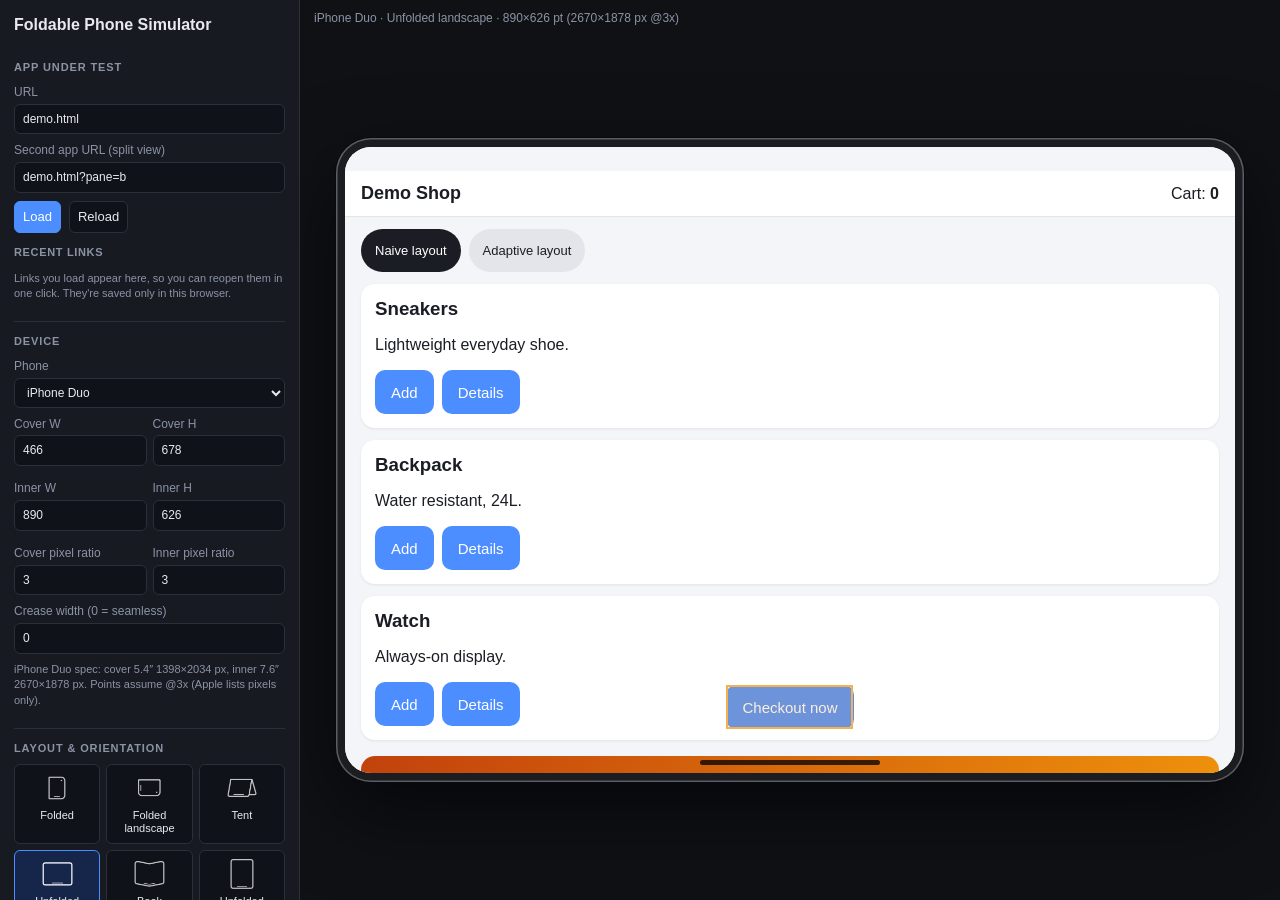
<file: index.html>
<!doctype html>
<html lang="en">
<head>
<meta charset="utf-8">
<meta name="viewport" content="width=device-width, initial-scale=1">
<title>Foldable Phone Simulator</title>
<link rel="stylesheet" href="style.css">
<link rel="icon" href="favicon.svg" type="image/svg+xml">
<link rel="icon" href="favicon-32.png" sizes="32x32" type="image/png">
<link rel="icon" href="favicon.ico" sizes="any">
<link rel="apple-touch-icon" href="apple-touch-icon.png">
<link rel="manifest" href="manifest.webmanifest">
<meta name="theme-color" content="#0f1115">

</head>
<body>
<aside id="panel">
  <h1>Foldable Phone Simulator</h1>

  <section>
    <h2>App under test</h2>
    <label>URL
      <input id="urlA" type="url" placeholder="http://localhost:3000" value="demo.html" list="urlHistory" autocomplete="off">
    </label>
    <label>Second app URL (split view)
      <input id="urlB" type="url" placeholder="same as above if empty" value="demo.html?pane=b" list="urlHistory" autocomplete="off">
    </label>
    <div class="row">
      <button id="load" class="primary">Load</button>
      <button id="reload">Reload</button>
    </div>
    <datalist id="urlHistory"></datalist>
    <div class="history">
      <div class="hist-head">
        <h3>Recent links</h3>
        <button id="histClear" class="text-btn" type="button" hidden>Clear all</button>
      </div>
      <ul id="histList"></ul>
      <p id="histEmpty" class="hint">Links you load appear here, so you can reopen them in one click. They're saved only in this browser.</p>
    </div>
  </section>

  <section>
    <h2>Device</h2>
    <label>Phone
      <select id="preset"></select>
    </label>
    <div class="grid2">
      <label>Cover W <input id="cw" type="number" min="200" max="1600"></label>
      <label>Cover H <input id="ch" type="number" min="200" max="1600"></label>
      <label>Inner W <input id="iw" type="number" min="200" max="1600"></label>
      <label>Inner H <input id="ih" type="number" min="200" max="1600"></label>
      <label>Cover pixel ratio <input id="cdpr" type="number" step="0.025" min="1" max="4"></label>
      <label>Inner pixel ratio <input id="idpr" type="number" step="0.025" min="1" max="4"></label>
    </div>
    <label>Crease width (0 = seamless) <input id="crease" type="number" min="0" max="60"></label>
    <p class="hint" id="specHint"></p>
  </section>

  <section>
    <h2>Layout &amp; orientation</h2>
    <div class="layouts" id="layouts"></div>
    <p id="orientLabel" class="hint"></p>
  <!-- 3D posture model: two halves on a hinge -->
    <div id="model" aria-hidden="true">
      <div class="m-cam"><div class="m-rot">
        <div class="m-half a"><div class="face front"></div><div class="face back"></div></div>
        <div class="m-half b"><div class="face front"></div><div class="face back cover"></div></div>
      </div></div>
      <div class="m-label"></div>
    </div>

    <div class="row">
      <button id="fold" class="primary">Fold ⇄ Unfold</button>
      <label class="check" style="margin:0"><input id="split" type="checkbox"> Split view (2 apps)</label>
    </div>
  </section>

  <section>
    <h2>View</h2>
    <label>Zoom
      <select id="zoom">
        <option value="fit">Fit to window</option>
        <option value="1">100%</option>
        <option value="0.75">75%</option>
        <option value="0.5">50%</option>
      </select>
    </label>
    <label class="check"><input id="cutout" type="checkbox" checked> Camera cutout</label>
    <label class="check"><input id="creaseShow" type="checkbox"> Show fold line</label>
    <label class="check"><input id="segOutline" type="checkbox"> Outline fold halves</label>
    <label class="check"><input id="animate" type="checkbox" checked> Animations &amp; posture model</label>
    <div class="grid4">
      <label>Safe T <input id="sT" type="number"></label>
      <label>R <input id="sR" type="number"></label>
      <label>B <input id="sB" type="number"></label>
      <label>L <input id="sL" type="number"></label>
    </div>
    <p class="hint">Safe areas reset to the screen's defaults when you change screen or rotate.</p>
  </section>

  <section>
    <h2>Layout checks</h2>
    <p class="hint">Add <code>duo-bridge.js</code> to your app (see README) to get live checks.</p>
    <button id="check">Run check</button>
    <div id="bridgeStatus" class="badge off">No bridge detected</div>
    <ul id="report"></ul>
  </section>

  <section>
    <h2>Reference</h2>
    <img src="reference.jpg" alt="iPhone Duo folded and unfolded" class="ref">
    <img src="spec-outer.jpg" alt="Apple spec: outer display 5.4 inch, 1398x2034 px at 460 ppi" class="ref">
    <img src="spec-inner.jpg" alt="Apple spec: inner display 7.6 inch, 1878x2670 px at 430 ppi" class="ref">
  </section>
</aside>

<main id="viewport">
  <div id="info"></div>
  <div id="stageWrap">
    <section id="poseView" hidden aria-label="3D posture view">
      <h2 id="pvTitle" class="pv-title"></h2>
      <div id="pvStage"></div>
      <div id="pvCta" class="pv-cta">
        <button id="liveBtn" class="primary">Show my app in 3D</button>
        <p>Chrome asks to share this tab, so the 3D phone can mirror your app live.<br>Use the app on the flat phone →</p>
        <p id="pvMsg" class="pv-msg" role="status"></p>
      </div>
      <div id="pvLive" class="pv-live" hidden><span class="dot"></span>Live mirror · use the app on the flat phone → <button id="liveStop">Stop</button></div>
    </section>
    <div id="stage">
    <div class="device" id="device">
      <div class="screen" id="screen">
        <iframe id="frameA" title="App A"></iframe>
        <div id="divider"></div>
        <iframe id="frameB" title="App B"></iframe>
        <div id="creaseLine"></div>
        <div id="halfA" class="seg-outline"></div>
        <div id="halfB" class="seg-outline"></div>
        <div id="markers"></div>
        <div id="camera"></div>
        <div id="homeBar"></div>
        <div id="ticker" aria-hidden="true"></div>
      </div>
    </div>
  </div></div>
</main>
<script src="app.js"></script>
</body>
</html>
</file>
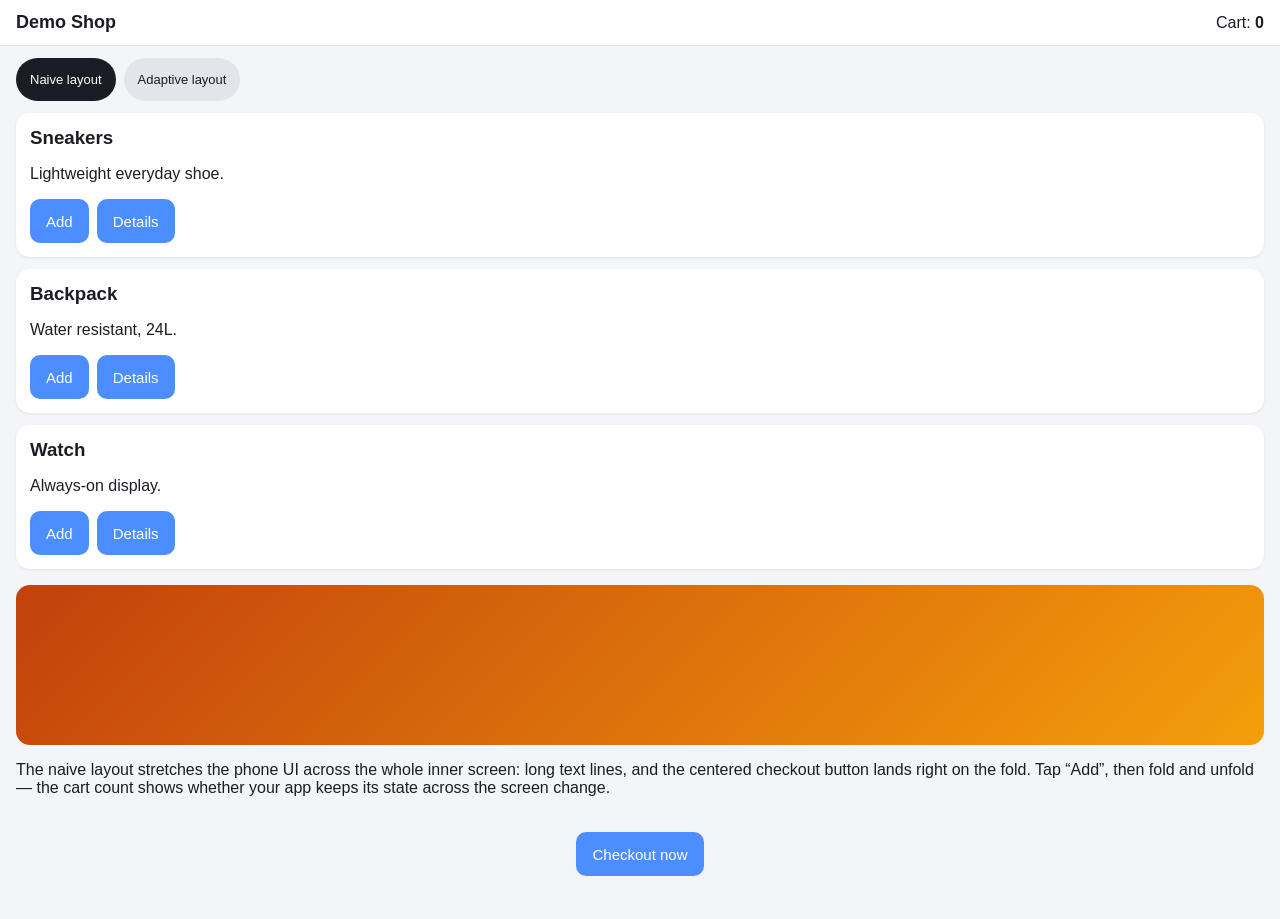
<file: demo.html>
<!doctype html>
<html lang="en"><head>
<meta charset="utf-8"><meta name="viewport" content="width=device-width, initial-scale=1">
<title>Demo app</title>
<link rel="icon" href="favicon.svg" type="image/svg+xml">

<style>
*{box-sizing:border-box}
body{margin:0;font:16px -apple-system,Segoe UI,sans-serif;background:#f4f5f8;color:#1b1d24;
  padding:var(--safe-top,0) var(--safe-right,0) var(--safe-bottom,0) var(--safe-left,0)}
header{display:flex;justify-content:space-between;align-items:center;padding:12px 16px;background:#fff;border-bottom:1px solid #e3e5ea}
header h1{font-size:18px;margin:0}
.btn{border:0;background:#4c8dff;color:#fff;border-radius:10px;padding:12px 16px;font-size:15px;min-height:44px}
.toggle{display:flex;gap:8px;padding:12px 16px;flex-wrap:wrap}
.toggle a{padding:14px;border-radius:99px;background:#e3e5ea;color:#1b1d24;text-decoration:none;font-size:13px}
.toggle a.on{background:#1b1d24;color:#fff}
.list{display:grid;gap:12px;padding:0 16px 16px}
.card{background:#fff;border-radius:14px;padding:14px;box-shadow:0 1px 3px rgba(0,0,0,.08)}
.card h3{margin:0 0 6px}
.row{display:flex;gap:8px;margin-top:10px}
.detail{padding:0 16px 16px}
.detail .hero{height:160px;border-radius:14px;background:linear-gradient(135deg,#c2410c,#f59e0b)}
.checkout{display:flex;justify-content:center;padding:16px}

/* NAIVE: phone layout stretched to whatever width it gets */
body.naive .wrap{display:block;padding-bottom:90px}
body.naive .checkout{position:fixed;left:0;right:0;bottom:calc(var(--safe-bottom,0px) + 8px)}

/* ADAPTIVE */
body.adaptive .wrap{display:grid}
body.adaptive .list{grid-template-columns:repeat(auto-fill,minmax(220px,1fr))}
/* wide enough (inner screen, not a split-view pane): list + detail, one per half of the fold */
@media (min-width:640px){
  body.adaptive .wrap{grid-template-columns:1fr 1fr;column-gap:calc(var(--duo-crease-w,0px) + 32px)}
  body.adaptive .checkout{grid-column:2;justify-content:flex-start}
}
/* fold runs left-right (held portrait): stack the halves, put the gap on the fold */
html[data-duo-fold=horizontal] body.adaptive .wrap{grid-template-columns:1fr;grid-template-rows:auto 1fr}
html[data-duo-fold=horizontal][data-duo-posture=half] body.adaptive .wrap{
  grid-template-rows:calc(var(--duo-crease-y) - var(--safe-top,0px) - 110px) auto;overflow:hidden}
html[data-duo-fold=horizontal] body.adaptive .checkout{grid-column:1}
</style></head>
<body class="naive">
<header><h1 id="t">Demo Shop</h1><span>Cart: <b id="cart">0</b></span></header>
<div class="toggle"><a id="n" href="?">Naive layout</a><a id="a" href="?adaptive=1">Adaptive layout</a></div>
<div class="wrap">
  <div class="list">
    <div class="card"><h3>Sneakers</h3><p>Lightweight everyday shoe.</p><div class="row"><button class="btn add">Add</button><button class="btn">Details</button></div></div>
    <div class="card"><h3>Backpack</h3><p>Water resistant, 24L.</p><div class="row"><button class="btn add">Add</button><button class="btn">Details</button></div></div>
    <div class="card"><h3>Watch</h3><p>Always-on display.</p><div class="row"><button class="btn add">Add</button><button class="btn">Details</button></div></div>
  </div>
  <div>
    <div class="detail"><div class="hero"></div>
      <p>The naive layout stretches the phone UI across the whole inner screen: long text lines, and the centered checkout button lands right on the fold. Tap “Add”, then fold and unfold — the cart count shows whether your app keeps its state across the screen change.</p></div>
    <div class="checkout"><button class="btn">Checkout now</button></div>
  </div>
</div>
<script>
  const q=new URLSearchParams(location.search), ad=q.has('adaptive');
  document.body.className=ad?'adaptive':'naive';
  document.getElementById(ad?'a':'n').classList.add('on');
  if(q.get('pane')==='b') document.getElementById('t').textContent='Demo Shop B';
  let n=0; document.querySelectorAll('.add').forEach(b=>b.onclick=()=>document.getElementById('cart').textContent=++n);
</script>
<script src="duo-bridge.js"></script>
</body></html>
</file>
<file: style.css>
:root{--bg:#0f1115;--panel:#171a21;--line:#2a2f3a;--fg:#e8eaf0;--mute:#8b93a5;--acc:#4c8dff;--bad:#ff5d5d;--ok:#3ecf8e;--warn:#f5b14c;--anim:.55s cubic-bezier(.4,0,.2,1)}
*{box-sizing:border-box}
html,body{height:100%;margin:0;background:var(--bg);color:var(--fg);font:13px/1.4 -apple-system,BlinkMacSystemFont,"Segoe UI",Roboto,sans-serif}
body{display:flex}
#panel{width:300px;flex:none;background:var(--panel);border-right:1px solid var(--line);overflow:auto;padding:14px}
h1{font-size:16px;margin:0 0 12px}
h2{font-size:11px;text-transform:uppercase;letter-spacing:.08em;color:var(--mute);margin:0 0 8px}
section{padding:12px 0;border-top:1px solid var(--line)}
section:first-of-type{border-top:0}
label{display:block;color:var(--mute);font-size:12px;margin-bottom:8px}
label.check{display:flex;gap:8px;align-items:center;color:var(--fg)}
input,select,button{font:inherit;color:var(--fg);background:#0f1218;border:1px solid var(--line);border-radius:6px;padding:6px 8px}
label>input:not([type=checkbox]),label>select{display:block;width:100%;margin-top:3px}
button{cursor:pointer}
button:hover{border-color:var(--acc)}
button.primary{background:var(--acc);border-color:var(--acc);color:#fff}
.row{display:flex;gap:8px;align-items:center;margin-bottom:6px}
.grid2{display:grid;grid-template-columns:1fr 1fr;gap:6px}
.grid4{display:grid;grid-template-columns:repeat(4,1fr);gap:6px;margin-top:6px}
.seg{display:grid;grid-template-columns:repeat(3,1fr);gap:6px;margin-bottom:8px}
.seg button{padding:8px 4px;text-align:center;line-height:1.2}
.seg button small{color:var(--mute);font-size:10px}
.seg button.on{border-color:var(--acc);background:#16264a}
.hint{color:var(--mute);font-size:11px;margin:4px 0 8px}
code{background:#0f1218;padding:1px 4px;border-radius:4px}
.ref{width:100%;border-radius:8px;display:block;margin-bottom:8px;background:#fff}
.badge{display:inline-block;margin:8px 0;padding:2px 8px;border-radius:99px;font-size:11px}
.badge.off{background:#2a2f3a;color:var(--mute)}
.badge.on{background:#12382a;color:var(--ok)}
#report{list-style:none;padding:0;margin:0}
#report li{padding:6px 8px;margin-bottom:6px;border-radius:6px;background:#0f1218;border-left:3px solid var(--warn);font-size:12px;word-break:break-word}
#report li.bad{border-color:var(--bad)}
#report li.ok{border-color:var(--ok)}
#report li small{display:block;color:var(--mute)}

#viewport{flex:1;position:relative;overflow:auto;min-width:0}
#info{position:absolute;top:10px;left:14px;color:var(--mute);font-size:12px;z-index:5;pointer-events:none}
#stageWrap{min-height:100%;display:flex;align-items:center;justify-content:center;padding:40px 20px 20px}
#stage{position:relative;transform-origin:center center;flex:none;transition:transform var(--anim),margin var(--anim)}

/* device: thin uniform bezel like the reference photo */
.device{position:relative;background:#1c1d21;padding:9px;border-radius:44px;
  box-shadow:inset 0 0 0 1.5px #5a5d66,0 0 0 1px #0a0a0c,0 30px 80px rgba(0,0,0,.6);transition:border-radius var(--anim)}
.device.inner{border-radius:34px}
.screen{position:relative;overflow:hidden;background:#000;border-radius:36px;
  transition:width var(--anim),height var(--anim),border-radius var(--anim)}
.device.inner .screen{border-radius:26px}
.screen iframe{position:absolute;top:0;left:0;border:0;background:#fff;
  transition:width var(--anim),height var(--anim),left var(--anim),top var(--anim)}
#frameB{display:none}
.split #frameB{display:block}
#divider{position:absolute;display:none;background:#000;z-index:2}
.split #divider{display:block}
.split #divider::after{content:"";position:absolute;left:50%;top:50%;width:4px;height:40px;margin:-20px 0 0 -2px;border-radius:2px;background:#555}
.split.h #divider::after{width:40px;height:4px;margin:-2px 0 0 -20px}

/* the crease: does not hide content (seamless), just a subtle fold shading */
#creaseLine{position:absolute;pointer-events:none;z-index:3;display:none}
.inner #creaseLine.show{display:block}
#creaseLine.v{background:linear-gradient(90deg,transparent,rgba(0,0,0,.10) 40%,rgba(255,255,255,.08) 50%,rgba(0,0,0,.10) 60%,transparent)}
#creaseLine.h{background:linear-gradient(180deg,transparent,rgba(0,0,0,.10) 40%,rgba(255,255,255,.08) 50%,rgba(0,0,0,.10) 60%,transparent)}

/* half-folded posture: tilt the device a little to suggest the fold */

/* punch-hole camera (cover screen, top-right per reference) */
#camera{position:absolute;width:20px;height:20px;border-radius:50%;background:#000;box-shadow:0 0 0 2px #111 inset,0 0 0 1px #222;z-index:4;pointer-events:none;
  transition:top var(--anim),left var(--anim)}
#camera.hide{display:none}

.seg-outline{position:absolute;border:2px dashed var(--acc);pointer-events:none;z-index:5;display:none}
.outline .seg-outline{display:block}
#markers{position:absolute;inset:0;pointer-events:none;z-index:7}
.marker{position:absolute;border:2px solid var(--bad);background:rgba(255,93,93,.18)}
.marker.warn{border-color:var(--warn);background:rgba(245,177,76,.2)}
.resizing .marker{display:none}

/* layout picker (icons from Apple's supported-layouts artwork) */
.layouts{display:grid;grid-template-columns:repeat(3,1fr);gap:6px;margin-bottom:6px}
.layouts button{display:flex;flex-direction:column;align-items:center;gap:6px;padding:8px 4px;font-size:11px;line-height:1.15}
.layouts img{height:30px;max-width:100%;object-fit:contain;opacity:.75}
.layouts button.on{border-color:var(--acc);background:#16264a}
.layouts button.on img{opacity:1}

/* home indicator */
#homeBar{position:absolute;left:50%;bottom:8px;width:134px;height:5px;margin-left:-67px;border-radius:3px;background:rgba(0,0,0,.75);z-index:4;pointer-events:none;
  transition:bottom var(--anim)}
.device.inner #homeBar{width:180px;margin-left:-90px}
.layouts img.rot{transform:rotate(90deg)}
/* under-display camera: barely visible */
#camera.udc{background:rgba(0,0,0,.12);box-shadow:none}
/* Android gesture handle is a little shorter */
#homeBar.android{width:108px;margin-left:-54px;height:4px}
.device.inner #homeBar.android{width:140px;margin-left:-70px}

/* ---------- animations ---------- */
/* tent: the cover screen leans back like the face of an A-frame */
#stage.tent .device{transform:perspective(1600px) rotateX(14deg);transition:transform var(--anim)}
.device{transition:border-radius var(--anim),transform var(--anim)}

/* 3D posture model */
#model{position:relative;width:100%;height:150px;margin:2px 0 8px;pointer-events:none;perspective:700px;border-radius:8px;background:radial-gradient(ellipse at 50% 60%,#232733,transparent 70%);
  --pw:44px;--ph:64px;--t:.8s cubic-bezier(.4,0,.2,1)}
#model.hide{display:none}
.m-cam{position:absolute;left:50%;top:46%;transform-style:preserve-3d;transition:transform var(--t)}
.m-rot{transform-style:preserve-3d;transition:transform var(--t)}
.m-half{position:absolute;top:calc(var(--ph) / -2);width:var(--pw);height:var(--ph);transform-style:preserve-3d;transition:transform var(--t)}
.m-half.a{left:0;transform-origin:left center}
.m-half.b{left:calc(var(--pw) * -1);transform-origin:right center}
.face{position:absolute;inset:0;border-radius:7px;backface-visibility:hidden;border:2px solid #0b0c0f}
.face.front{background:linear-gradient(160deg,#6aa2ff,#2a5bd7)}
.face.back{background:linear-gradient(160deg,#3a3d46,#22242a);transform:rotateY(180deg)}
.a .face.front,.b .face.back{border-radius:0 7px 7px 0}
.a .face.back,.b .face.front{border-radius:7px 0 0 7px}
.face.back.cover{background:linear-gradient(160deg,#5be0a4,#1f8f5f)}
.m-label{position:absolute;left:0;right:0;bottom:0;text-align:center;font-size:11px;color:var(--mute)}
.m-label b{color:var(--fg);font-weight:600}
.m-label i{font-style:normal;display:inline-block;width:8px;height:8px;border-radius:2px;margin:0 3px 0 8px;vertical-align:0}

@media (prefers-reduced-motion: reduce){
  #rig{display:none}
  .m-cam,.m-rot,.m-half,.screen,.screen iframe,#stage{transition:none!important}
}

/* 3D transition rig: two hinged halves of the phone */
.rig{position:absolute;left:50%;top:50%;width:0;height:0;pointer-events:none;z-index:20}
.rig .r-cam,.rig .r-orient{position:absolute;left:0;top:0;transform-style:preserve-3d}
.rig .r-half{position:absolute;transform-style:preserve-3d}
.rig .r-half.a{transform-origin:left center 3px}
.rig .r-half.b{transform-origin:right center 3px}
.rig .r-face{position:absolute;inset:0;backface-visibility:hidden;transform:translateZ(3px);background:#1c1d21;
  box-shadow:inset 0 0 0 1.5px #5a5d66,0 20px 60px rgba(0,0,0,.45)}
.rig .r-face.back{transform:rotateY(180deg) translateZ(3px);background:linear-gradient(160deg,#2b2e36,#15161a)}
.rig .r-glass{position:absolute;overflow:hidden;
  background:linear-gradient(155deg,rgba(255,255,255,.55),rgba(255,255,255,0) 45%),linear-gradient(180deg,#eef2f6,#dfe5ec)}
.rig .r-glass.cover{background:linear-gradient(155deg,rgba(255,255,255,.55),rgba(255,255,255,0) 45%),linear-gradient(180deg,#eef2f6,#dfe5ec)}
.rig .r-camdot{position:absolute;width:20px;height:20px;border-radius:50%;background:#000}

/* side-by-side: 3D posture view + the flat phone you use */
#stageWrap.dual{gap:48px}
#poseView{display:flex;flex-direction:column;align-items:center;gap:10px}
#poseView[hidden]{display:none}
.pv-title{margin:0;color:var(--fg);font-size:12px;letter-spacing:.06em}
#pvStage{position:relative;transform-origin:center center;flex:none}
.pv-cta{text-align:center;max-width:320px}
.pv-cta p{color:var(--mute);font-size:12px;margin:8px 0 0}
.pv-msg{color:var(--warn)!important}
.pv-live{display:flex;align-items:center;gap:8px;color:var(--mute);font-size:12px}
.pv-live[hidden]{display:none}
.pv-live .dot{width:8px;height:8px;border-radius:50%;background:var(--bad);box-shadow:0 0 0 3px rgba(255,93,93,.25)}
.pv-live button{padding:3px 10px;font-size:12px}
.rig .r-vwrap{position:absolute;overflow:hidden}
.rig .r-vwrap video{position:absolute;object-fit:fill;opacity:0;transition:opacity .2s}
.rig .r-vwrap video.on{opacity:1}
/* tab capture only sends frames when the region repaints: keep a near-invisible pixel ticking while mirroring */
#ticker{position:absolute;right:0;bottom:0;width:1px;height:1px;pointer-events:none;opacity:0;z-index:9}
#screen.capturing #ticker{animation:tick 1s steps(30) infinite}
@keyframes tick{from{opacity:.011}to{opacity:.019}}

/* recent links */
.history{margin-top:12px}
.hist-head{display:flex;align-items:center;justify-content:space-between;margin-bottom:6px}
.hist-head h3{margin:0;font-size:11px;font-weight:600;letter-spacing:.06em;text-transform:uppercase;color:var(--mute)}
.text-btn{background:none;border:0;padding:2px 4px;color:var(--acc);font-size:12px}
.text-btn:hover{text-decoration:underline}
#histList{list-style:none;margin:0;padding:0;display:grid;gap:4px;max-height:220px;overflow:auto}
#histList li{display:flex;gap:4px}
.hist-open{flex:1;min-width:0;text-align:left;display:flex;flex-direction:column;gap:1px;padding:6px 8px}
.hist-url{overflow:hidden;text-overflow:ellipsis;white-space:nowrap;color:var(--fg)}
.hist-open small{color:var(--mute);font-size:11px}
.hist-del{flex:none;width:30px;padding:0;color:var(--mute);font-size:16px;line-height:1}
.hist-del:hover{color:var(--bad);border-color:var(--bad)}
#histList button:focus-visible,.text-btn:focus-visible{outline:2px solid var(--acc);outline-offset:1px}
</file>
